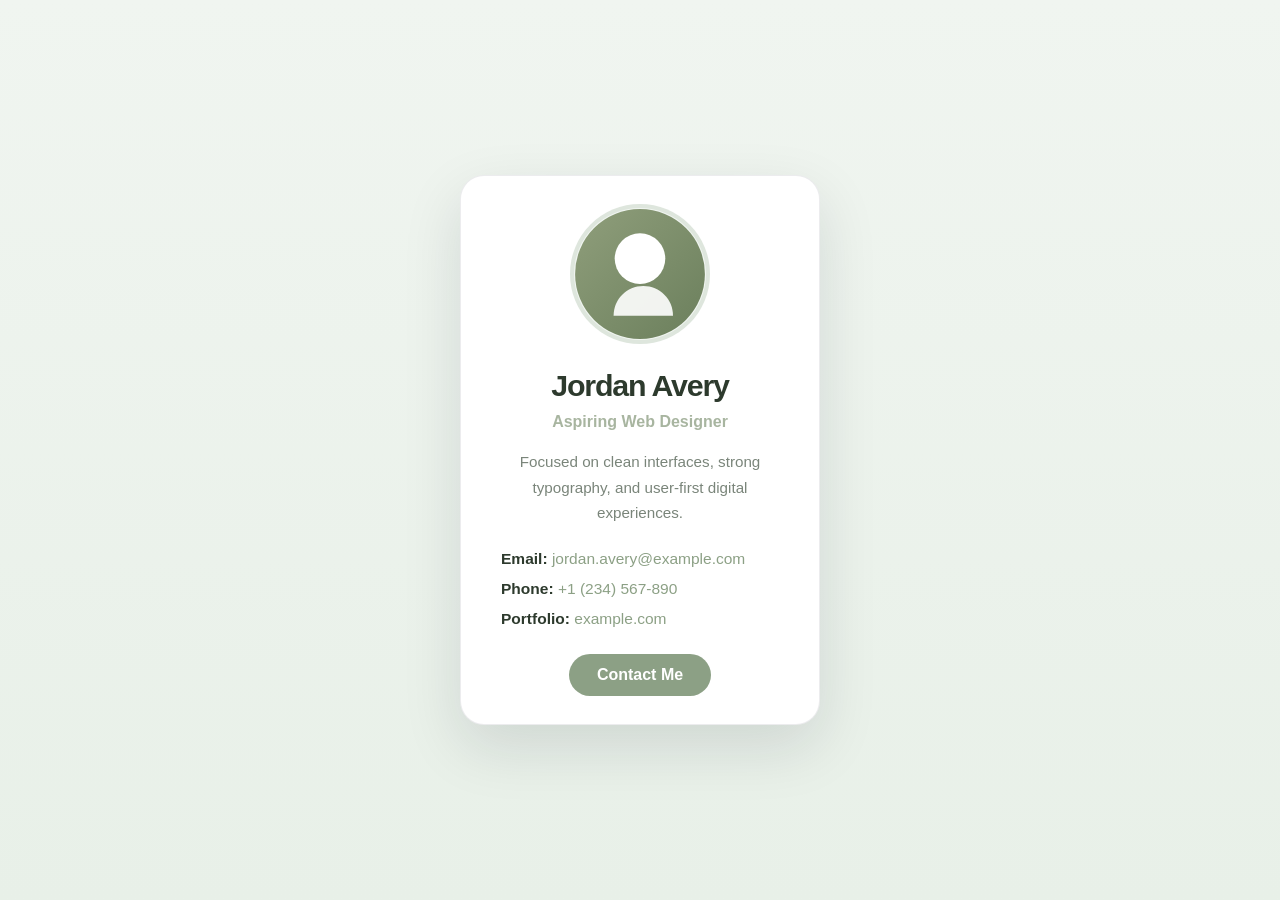
<file: Assignment 3/part 1/index.html>
<!DOCTYPE html>
<html lang="en">
<head>
    <meta charset="utf-8">
    <meta name="viewport" content="width=device-width, initial-scale=1.0">
    <title>Digital Business Card</title>
    <link rel="stylesheet" href="css/styles.css">
</head>
<body>
    <!--
    Name: Jordan Avery
    File: index.html
    Date: 24 April 2026
    A simple digital business card with contact details.
    -->
    <main class="page-shell">
        <section class="business-card">
            <img src="images/avatar.svg" alt="Profile avatar" class="profile-image" />
            <div class="card-content">
                <h1>Jordan Avery</h1>
                <p class="role">Aspiring Web Designer</p>
                <p class="bio">Focused on clean interfaces, strong typography, and user-first digital experiences.</p>
                <div class="contact-list">
                    <p><strong>Email:</strong> <a href="mailto:jordan.avery@example.com">jordan.avery@example.com</a></p>
                    <p><strong>Phone:</strong> <a href="tel:+1234567890">+1 (234) 567-890</a></p>
                    <p><strong>Portfolio:</strong> <a href="https://example.com" target="_blank" rel="noreferrer">example.com</a></p>
                </div>
                <a class="contact-button" href="mailto:jordan.avery@example.com">Contact Me</a>
            </div>
        </section>
    </main>
</body>
</html>
</file>
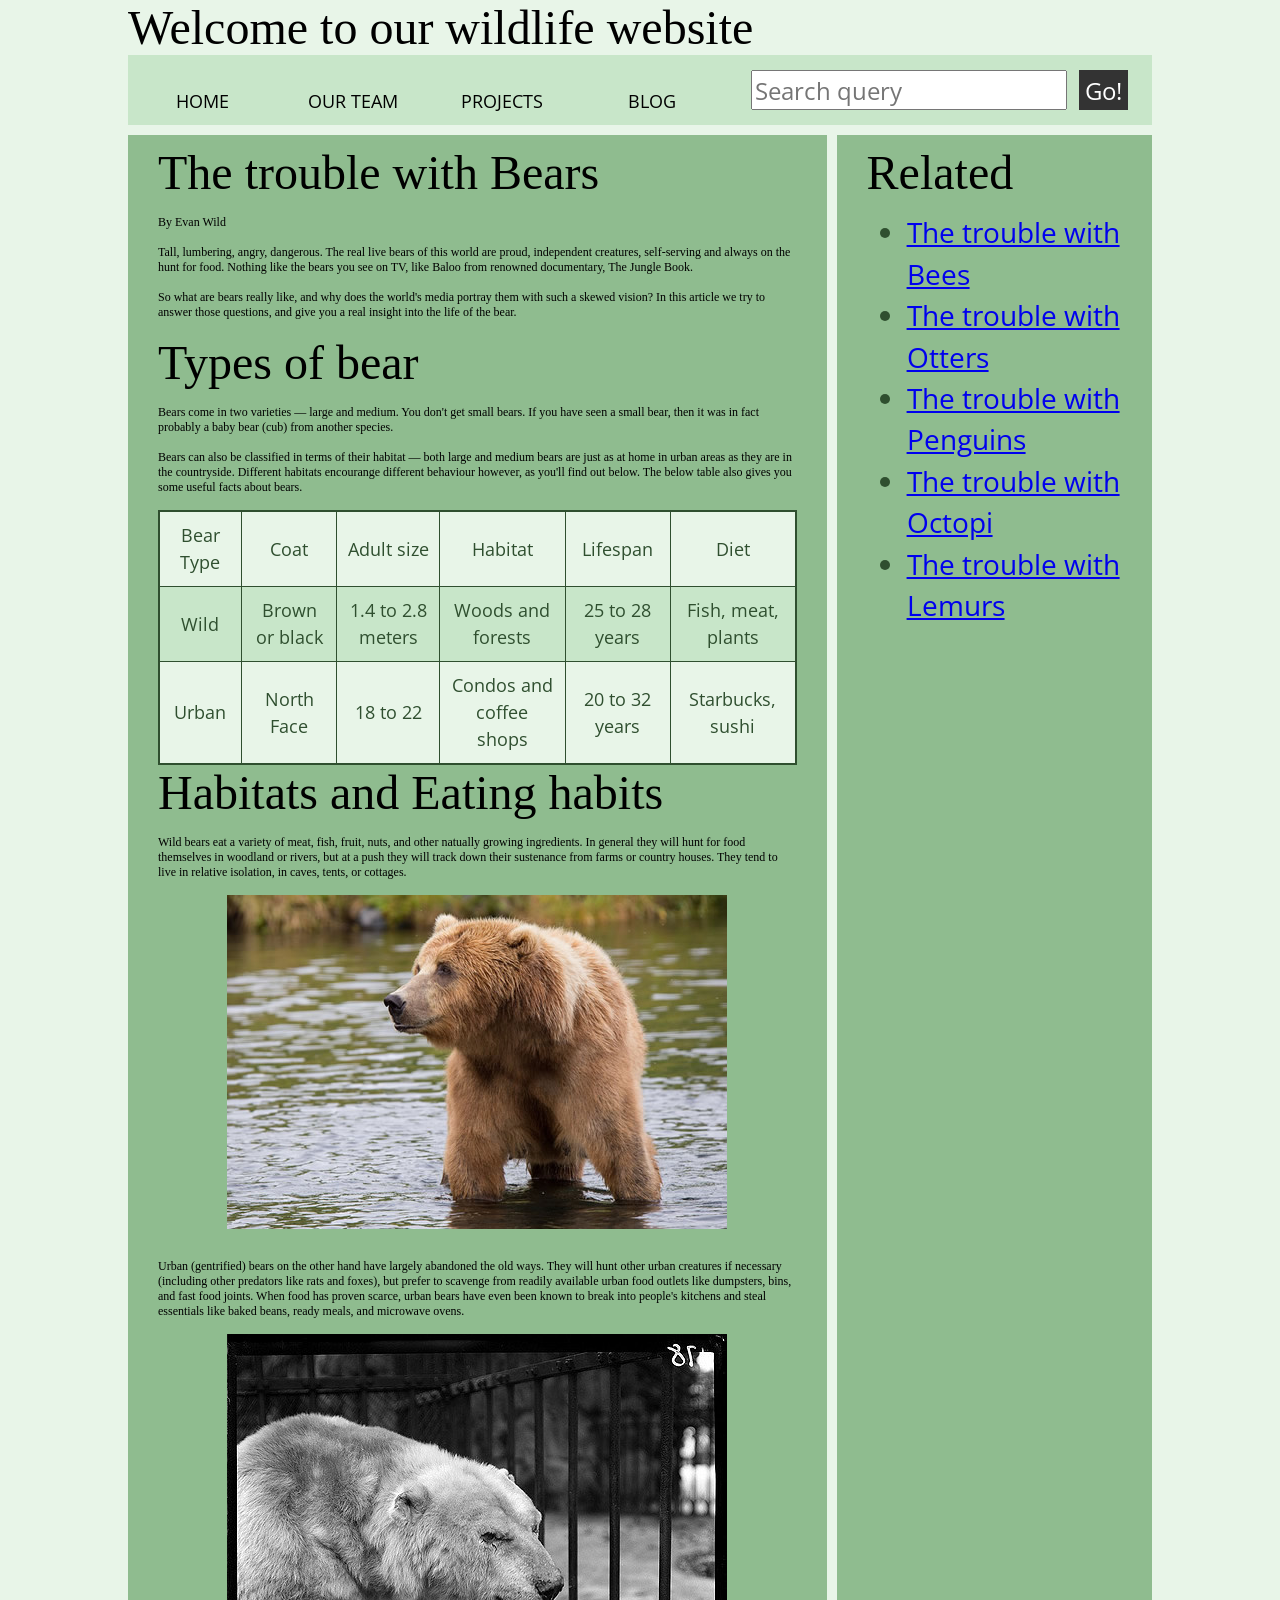
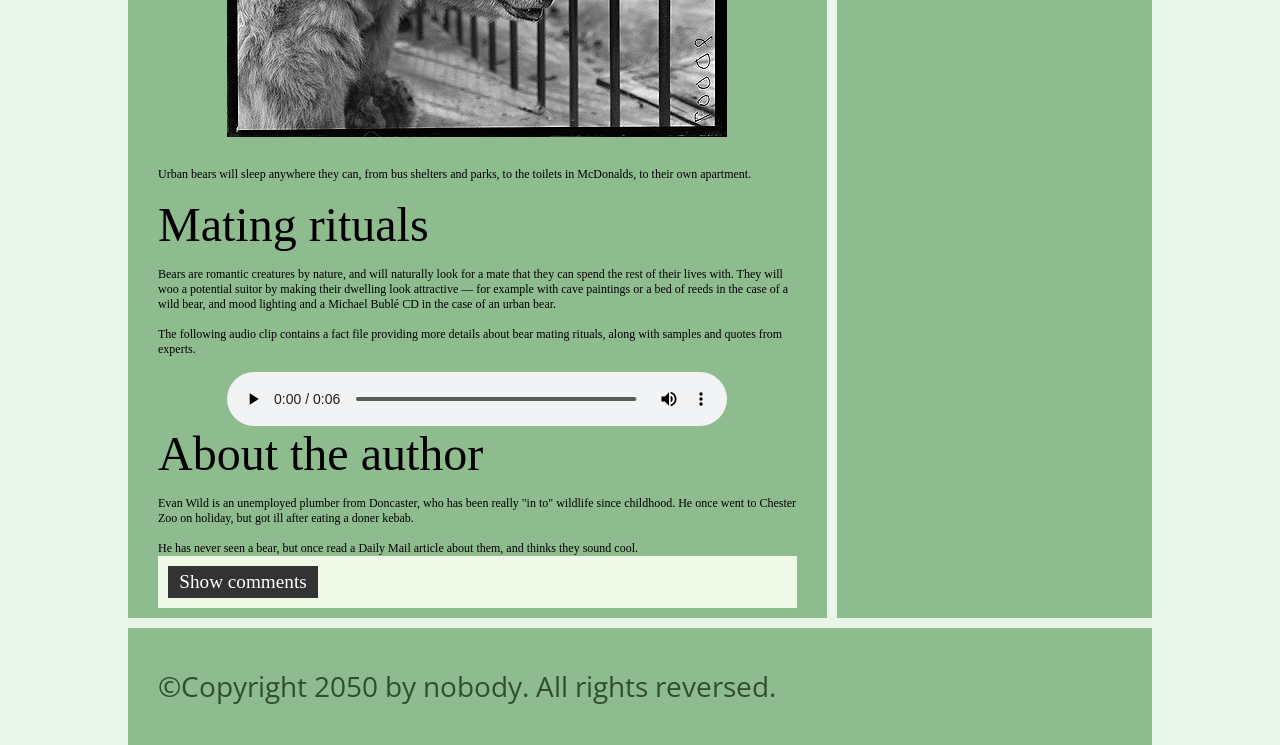
<file: Assignment 5/assessment-files/index.html>
<!--
	Name: Abby C.
	File: index.html
	Edited: 24, april 2026
	Accessibility assessment page for Assignment 5 Part 1 that i updated to look better and me more accessable.
	-->

<!DOCTYPE html>
<html>
  <head>
    <meta charset="utf-8">

    <title>Accessibility assessment</title>
    <link href="https://fonts.googleapis.com/css?family=Open+Sans+Condensed:300|Sonsie+One" rel="stylesheet" type="text/css">
    <link rel="stylesheet" href="style.css">

    <!-- the below three lines are a fix to get HTML5 semantic elements working in old versions of Internet Explorer-->
    <!--[if lt IE 9]>
      <script src="http://html5shiv.googlecode.com/svn/trunk/html5.js"></script>
    <![endif]-->
  </head>

  <body>
    <div class="header">
      <font size="7">Welcome to our wildlife website</font>
    </div>

    <nav>
      <ul>
        <li><a href="#">Home</a></li>
        <li><a href="#">Our team</a></li>
        <li><a href="#">Projects</a></li>
        <li><a href="#">Blog</a></li>
      </ul>

      <form class="search">
        <input type="search" name="q" placeholder="Search query">
        <input type="submit" value="Go!">
      </form>
    </nav>

    <main>
      <article>
        <font size="10">The trouble with Bears</font>
        <br><br>
        By Evan Wild
        <br><br>
        Tall, lumbering, angry, dangerous. The real live bears of this world are proud, independent creatures, self-serving and always on the hunt for food. Nothing like the bears you see on TV, like Baloo from renowned documentary, The Jungle Book.
        <br><br>
        So what are bears really like, and why does the world's media portray them with such a skewed vision? In this article we try to answer those questions, and give you a real insight into the life of the bear.
        <br><br>
        <font size="10">Types of bear</font>
        <br><br>
        Bears come in two varieties — large and medium. You don't get small bears. If you have seen a small bear, then it was in fact probably a baby bear (cub) from another species.
        <br><br>
        Bears can also be classified in terms of their habitat — both large and medium bears are just as at home in urban areas as they are in the countryside. Different habitats encourange different behaviour however, as you'll find out below. The below table also gives you some useful facts about bears.
        <br><br>
        <table>
          <thead>
            <tr>
              <td>Bear Type</td>
              <td>Coat</td>
              <td>Adult size</td>
              <td>Habitat</td>
              <td>Lifespan</td>
              <td>Diet</td>
            </tr>
          </thead>
          <tbody>
            <tr>
              <td>Wild</td>
              <td>Brown or black</td>
              <td>1.4 to 2.8 meters</td>
              <td>Woods and forests</td>
              <td>25 to 28 years</td>
              <td>Fish, meat, plants</td>
            </tr>
            <tr>
              <td>Urban</td>
              <td>North Face</td>
              <td>18 to 22</td>
              <td>Condos and coffee shops</td>
              <td>20 to 32 years</td>
              <td>Starbucks, sushi</td>
            </tr>
          </tbody>
        </table>

        <font size="10">Habitats and Eating habits</font>
        <br><br>
        Wild bears eat a variety of meat, fish, fruit, nuts, and other natually growing ingredients. In general they will hunt for food themselves in woodland or rivers, but at a push they will track down their sustenance from farms or country houses. They tend to live in relative isolation, in caves, tents, or cottages.
        <br><br>
        <img src="media/wild-bear.jpg">
        <br><br>
        Urban (gentrified) bears on the other hand have largely abandoned the old ways. They will hunt other urban creatures if necessary (including other predators like rats and foxes), but prefer to scavenge from readily available urban food outlets like dumpsters, bins, and fast food joints. When food has proven scarce, urban bears have even been known to break into people's kitchens and steal essentials like baked beans, ready meals, and microwave ovens.
        <br><br>
        <img src="media/urban-bear.jpg">
        <br><br>
        Urban bears will sleep anywhere they can, from bus shelters and parks, to the toilets in McDonalds, to their own apartment.
        <br><br>
        <font size="10">Mating rituals</font>
        <br><br>
        Bears are romantic creatures by nature, and will naturally look for a mate that they can spend the rest of their lives with. They will woo a potential suitor by making their dwelling look attractive — for example with cave paintings or a bed of reeds in the case of a wild bear, and mood lighting and a Michael Bublé CD in the case of an urban bear.
        <br><br>
        The following audio clip contains a fact file providing more details about bear mating rituals, along with samples and quotes from experts.
        <br><br>
        <audio controls>
          <source src="media/bear.mp3" type="audio/mp3">
          <source src="media/bear.ogg" type="audio/ogg">
          <p>It looks like your browser doesn't support HTML5 audio players.</p>
        </audio>

        <aside>

          <font size="10">About the author</font>
        <br><br>
          Evan Wild is an unemployed plumber from Doncaster, who has been really "in to" wildlife since childhood. He once went to Chester Zoo on holiday, but got ill after eating a doner kebab.
        <br><br>
          He has never seen a bear, but once read a Daily Mail article about them, and thinks they sound cool.

        </aside>
        <section class="comments">
          <div class="show-hide">Show comments</div>

          <div class="comment-wrapper">

            <font size="10">Add comment</font>

            <form class="comment-form">
              <div class="flex-pair">
                Your name:
                <input type="text" name="name" id="name" placeholder="Enter your name">
              </div>
              <div class="flex-pair">
                Your comment:
                <input type="text" name="comment" id="comment" placeholder="Enter your comment">
              </div>
              <div>
                <input type="submit" value="Submit comment">
              </div>
            </form>

            <font size="10">Comments</font>

            <ul class="comment-container">

              <li>

                <p>Bob Fossil</p>

                <p>Oh I am so glad you taught me all about the big brown angry guys in the woods. With their sniffing little noses and their bad attitudes, they can sure be a menace — I was thinking of putting them all in a truck and driving them outta here. I run a zoo, you know.</p>

              </li>

            </ul>

          </div>
        </section>
      </article>

      <div class="secondary">
        <font size="10">Related</font>

        <ul>
          <li><a href="#">The trouble with Bees</a></li>
          <li><a href="#">The trouble with Otters</a></li>
          <li><a href="#">The trouble with Penguins</a></li>
          <li><a href="#">The trouble with Octopi</a></li>
          <li><a href="#">The trouble with Lemurs</a></li>
        </ul>
      </div>
    </main>

    <footer>
      <p>©Copyright 2050 by nobody. All rights reversed.</p>
    </footer>

    <script src="main.js"></script>

  </body>
</html>
</file>
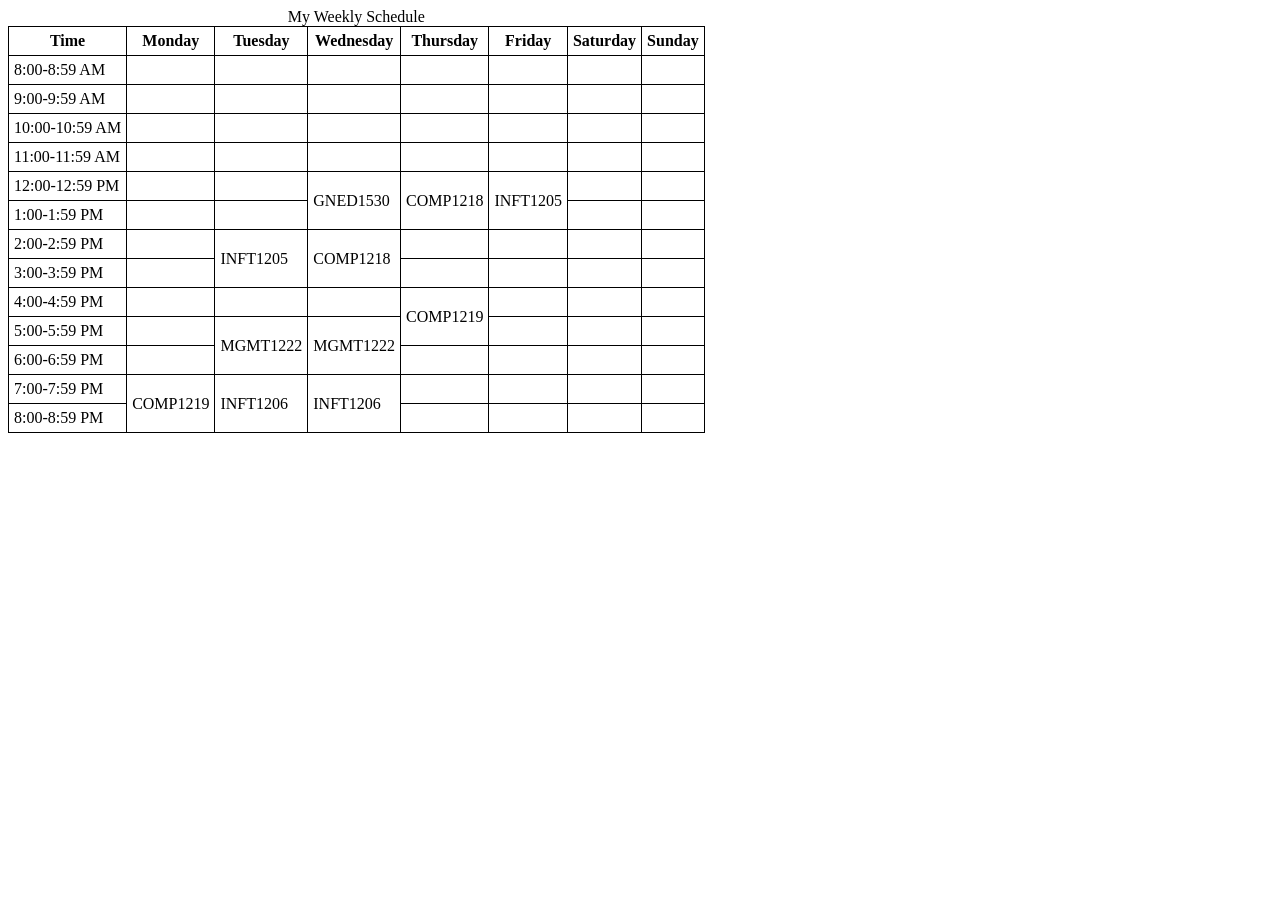
<file: Assignment 2/assignment 2 part 2.html>
<!--
	Name: Abby C
	File: assignment 2 part 2.html
	Date: 06-02-2026
	Our second assignment, a time table of a weekly schedule.
	-->
<!DOCTYPE html>
<html>
<head>
    <meta charset="UTF-8">
    <title>Weekly Schedule</title>
    <style>
        table, th, td {
            border: 1px solid black;
            border-collapse: collapse;
            padding: 5px;
        }
    </style>
</head>
<body>
    <table>
        <caption>My Weekly Schedule</caption>
        <thead>
            <!-- Row for Days -->
            <tr>
                <th>Time</th>
                <th>Monday</th>
                <th>Tuesday</th>
                <th>Wednesday</th>
                <th>Thursday</th>
                <th>Friday</th>
                <th>Saturday</th>
                <th>Sunday</th>
            </tr>
        </thead>
        <tbody>
            <!-- Time slots 8am - 9pm -->
            <tr>
                <td>8:00-8:59 AM</td>
                <td> </td>
                <td> </td>
                <td> </td>
                <td> </td>
                <td> </td>
                <td> </td>
                <td> </td>
            </tr>
            <tr>
                <td>9:00-9:59 AM</td>
                <td> </td>
                <td> </td>
                <td> </td>
                <td> </td>
                <td> </td>
                <td> </td>
                <td> </td>
            </tr>
            <tr>
                <td>10:00-10:59 AM</td>
                <td> </td>
                <td> </td>
                <td> </td>
                <td> </td>
                <td> </td>
                <td> </td>
                <td> </td>
            </tr>
            <tr>
                <td>11:00-11:59 AM</td>
                <td> </td>
                <td> </td>
                <td> </td>
                <td> </td>
                <td> </td>
                <td> </td>
                <td> </td>
            </tr>
            <tr>
                <td>12:00-12:59 PM</td>
                <td> </td>   
                <td> </td>
                <td rowspan='2'>GNED1530</td>
                <td rowspan="2">COMP1218</td>
                <td rowspan="2">INFT1205</td>
                <td> </td>
                <td> </td>
            </tr>
            <tr>
                <td>1:00-1:59 PM</td>
                <td> </td>
                <td> </td>
                <!--this is from time above-->
                <!--this is from time above-->
                <!--this is from time above-->
                <td> </td>
                <td> </td>
            </tr>
            <tr>
                <td>2:00-2:59 PM</td>
                <td> </td>
                <td rowspan='2'>INFT1205</td>
                <td rowspan="2">COMP1218</td>
                <td> </td>
                <td> </td>
                <td> </td>
                <td> </td>
            </tr>
            <tr>
                <td>3:00-3:59 PM</td>
                <td> </td>
                <!--this is from time above-->
                <!--this is from time above-->
                <td> </td>
                <td> </td>
                <td> </td>
                <td> </td>
            </tr>
            <tr>
                <td>4:00-4:59 PM</td>
                <td> </td>
                <td> </td>
                <td> </td>
                <td rowspan="2">COMP1219</td>
                <td> </td>
                <td> </td>
                <td> </td>
            </tr>
            <tr>
                <td>5:00-5:59 PM</td>
                <td> </td>
                <td rowspan="2">MGMT1222</td>
                <td rowspan="2">MGMT1222</td>
                <!--this is from time above-->
                <td> </td>
                <td> </td>
                <td> </td>
            </tr>
            <tr>
                <td>6:00-6:59 PM</td>
                <td> </td>
                <!--this is from time above-->
                <!--this is from time above-->
                <td> </td>
                <td> </td>
                <td> </td>
                <td> </td>
            </tr>
            <tr>
                <td>7:00-7:59 PM</td>
                <td rowspan="2">COMP1219</td>
                <td rowspan="2">INFT1206</td>
                <td rowspan="2">INFT1206</td>
                <td> </td>
                <td> </td>
                <td> </td>
                <td> </td>
            </tr>
            <tr>
                <td>8:00-8:59 PM</td>
                <!--this is from time above-->
                <!--this is from time above-->
                <!--this is from time above-->
                <td> </td>
                <td> </td>
                <td> </td>
                <td> </td>
            </tr>
        </tbody>
    </table>
</body>
</html>
</file>
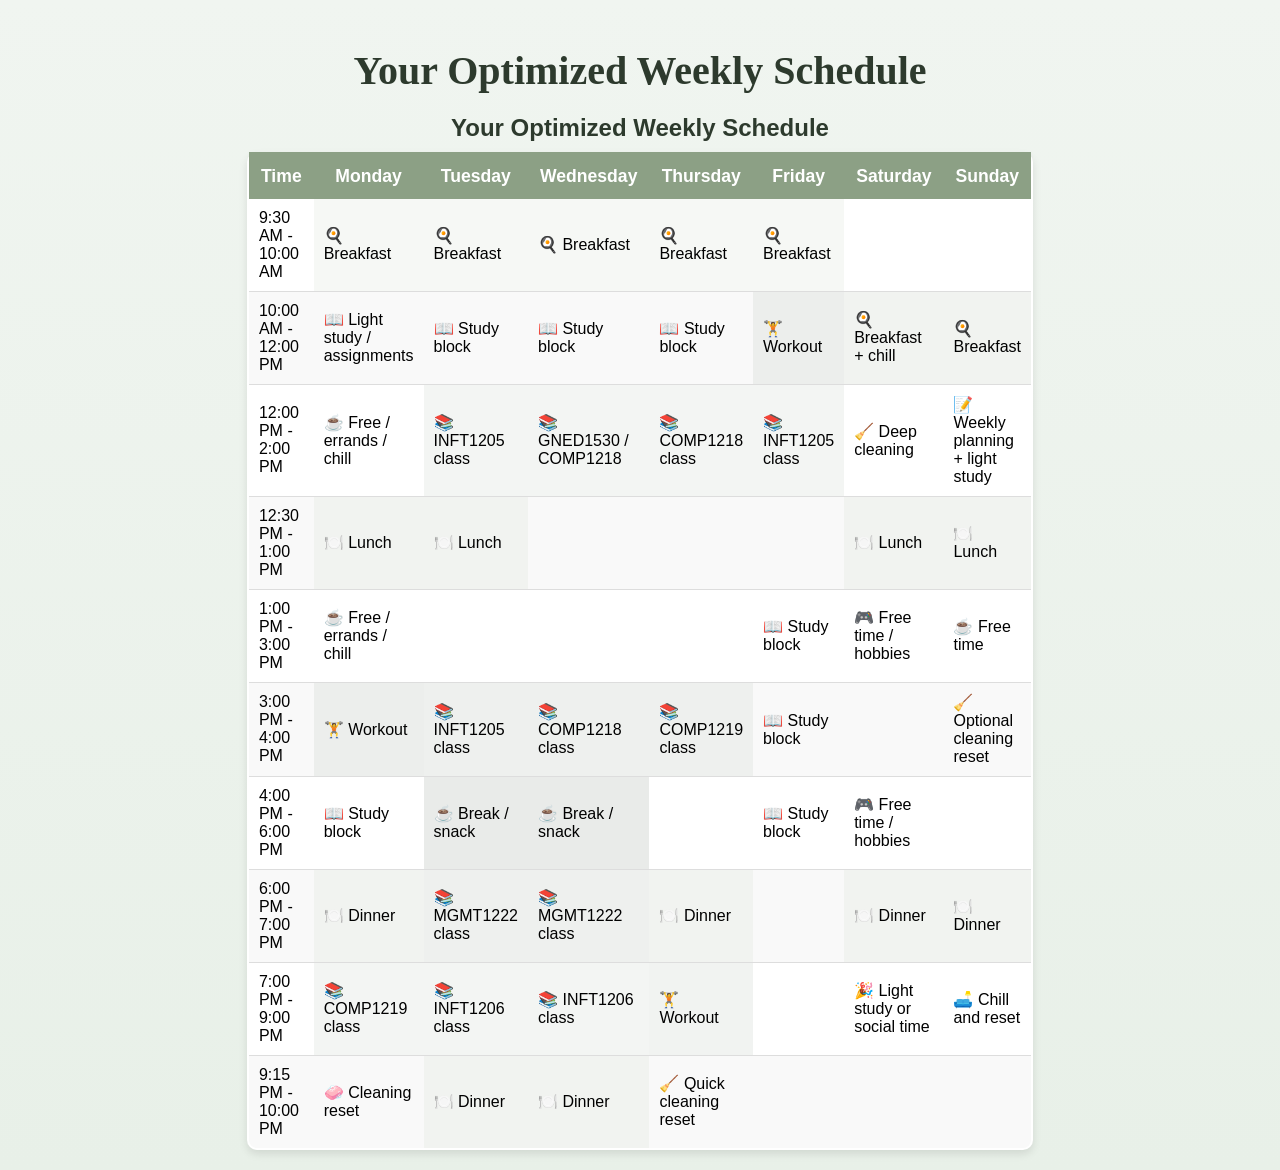
<file: Assignment 3/assignment 3 part 2 HTML.html>
<!--
	Name: Abby C.
	File: assignment 3 part 2 HTML.html
	Date: 27 February 2026
	A schedule table showing a student's daily schedule.
	-->

<!DOCTYPE html>
<html lang="en">
<head>
    <meta charset="utf-8">
    <meta name="viewport" content="width=device-width, initial-scale=1.0">
    <title>Student Schedule</title>
    <link rel="stylesheet" href="part 2/css/styles.css">
</head>
<body>
    <h1>Your Optimized Weekly Schedule</h1>
    <table>
        <caption>Your Optimized Weekly Schedule</caption>
        <thead>
            <tr>
                <th>Time</th>
                <th>Monday</th>
                <th>Tuesday</th>
                <th>Wednesday</th>
                <th>Thursday</th>
                <th>Friday</th>
                <th>Saturday</th>
                <th>Sunday</th>
            </tr>
        </thead>
        <tbody>
            <tr>
                <td>9:30 AM - 10:00 AM</td>
                <td class="meal">🍳 Breakfast</td>
                <td class="meal">🍳 Breakfast</td>
                <td class="meal">🍳 Breakfast</td>
                <td class="meal">🍳 Breakfast</td>
                <td class="meal">🍳 Breakfast</td>
                <td></td>
                <td></td>
            </tr>
            <tr>
                <td>10:00 AM - 12:00 PM</td>
                <td class="study">📖 Light study / assignments</td>
                <td class="study">📖 Study block</td>
                <td class="study">📖 Study block</td>
                <td class="study">📖 Study block</td>
                <td class="workout">🏋️ Workout</td>
                <td class="meal">🍳 Breakfast + chill</td>
                <td class="meal">🍳 Breakfast</td>
            </tr>
            <tr>
                <td>12:00 PM - 2:00 PM</td>
                <td class="free">☕ Free / errands / chill</td>
                <td class="class">📚 INFT1205 class</td>
                <td class="class">📚 GNED1530 / COMP1218</td>
                <td class="class">📚 COMP1218 class</td>
                <td class="class">📚 INFT1205 class</td>
                <td class="cleaning">🧹 Deep cleaning</td>
                <td class="study">📝 Weekly planning + light study</td>
            </tr>
            <tr>
                <td>12:30 PM - 1:00 PM</td>
                <td class="meal">🍽️ Lunch</td>
                <td class="meal">🍽️ Lunch</td>
                <td></td>
                <td></td>
                <td></td>
                <td class="meal">🍽️ Lunch</td>
                <td class="meal">🍽️ Lunch</td>
            </tr>
            <tr>
                <td>1:00 PM - 3:00 PM</td>
                <td class="free">☕ Free / errands / chill</td>
                <td></td>
                <td></td>
                <td></td>
                <td class="study">📖 Study block</td>
                <td class="free">🎮 Free time / hobbies</td>
                <td class="free">☕ Free time</td>
            </tr>
            <tr>
                <td>3:00 PM - 4:00 PM</td>
                <td class="workout">🏋️ Workout</td>
                <td class="class">📚 INFT1205 class</td>
                <td class="class">📚 COMP1218 class</td>
                <td class="class">📚 COMP1219 class</td>
                <td class="study">📖 Study block</td>
                <td></td>
                <td class="cleaning">🧹 Optional cleaning reset</td>
            </tr>
            <tr>
                <td>4:00 PM - 6:00 PM</td>
                <td class="study">📖 Study block</td>
                <td class="break">☕ Break / snack</td>
                <td class="break">☕ Break / snack</td>
                <td></td>
                <td class="study">📖 Study block</td>
                <td class="free">🎮 Free time / hobbies</td>
                <td></td>
            </tr>
            <tr>
                <td>6:00 PM - 7:00 PM</td>
                <td class="meal">🍽️ Dinner</td>
                <td class="class">📚 MGMT1222 class</td>
                <td class="class">📚 MGMT1222 class</td>
                <td class="meal">🍽️ Dinner</td>
                <td></td>
                <td class="meal">🍽️ Dinner</td>
                <td class="meal">🍽️ Dinner</td>
            </tr>
            <tr>
                <td>7:00 PM - 9:00 PM</td>
                <td class="class">📚 COMP1219 class</td>
                <td class="class">📚 INFT1206 class</td>
                <td class="class">📚 INFT1206 class</td>
                <td class="workout">🏋️ Workout</td>
                <td></td>
                <td class="free">🎉 Light study or social time</td>
                <td class="free">🛋️ Chill and reset</td>
            </tr>
            <tr>
                <td>9:15 PM - 10:00 PM</td>
                <td class="cleaning">🧼 Cleaning reset</td>
                <td class="meal">🍽️ Dinner</td>
                <td class="meal">🍽️ Dinner</td>
                <td class="cleaning">🧹 Quick cleaning reset</td>
                <td></td>
                <td></td>
                <td></td>
            </tr>
        </tbody>
    </table>
</body>
</html>
</file>
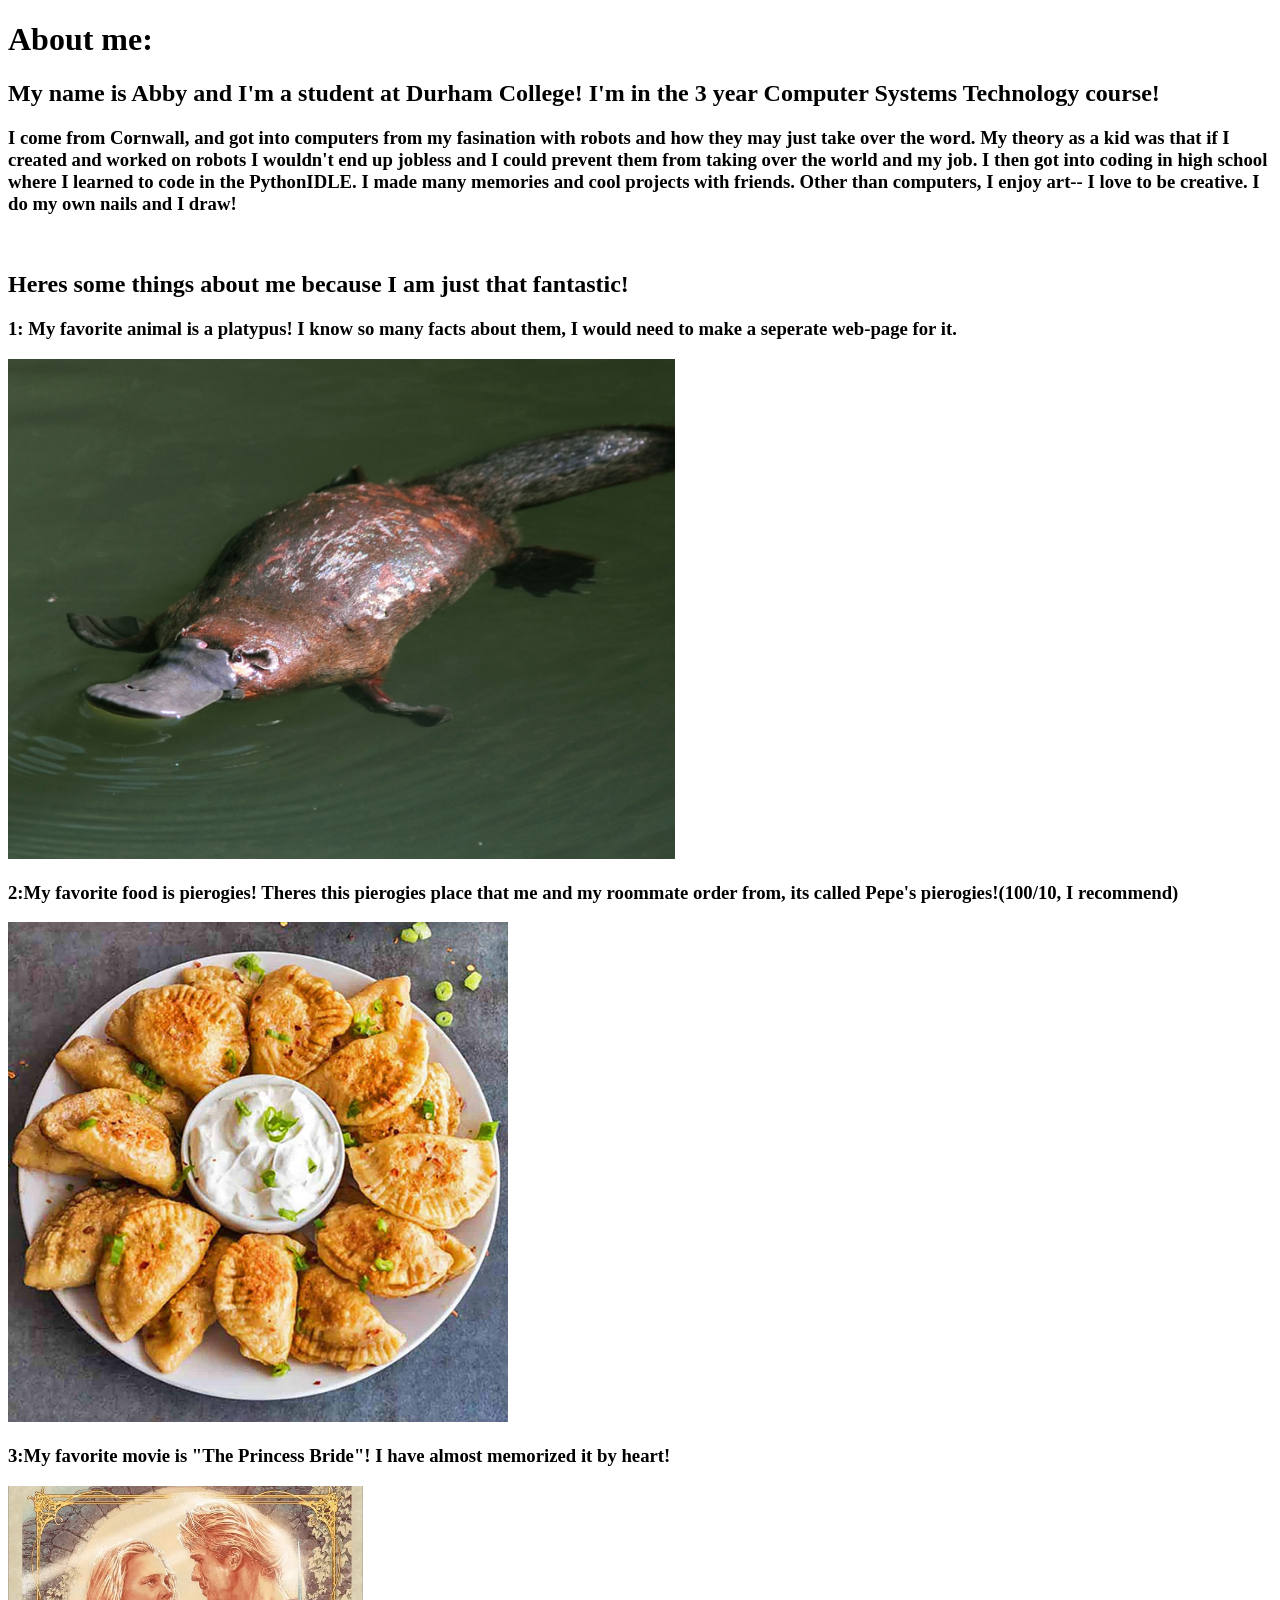
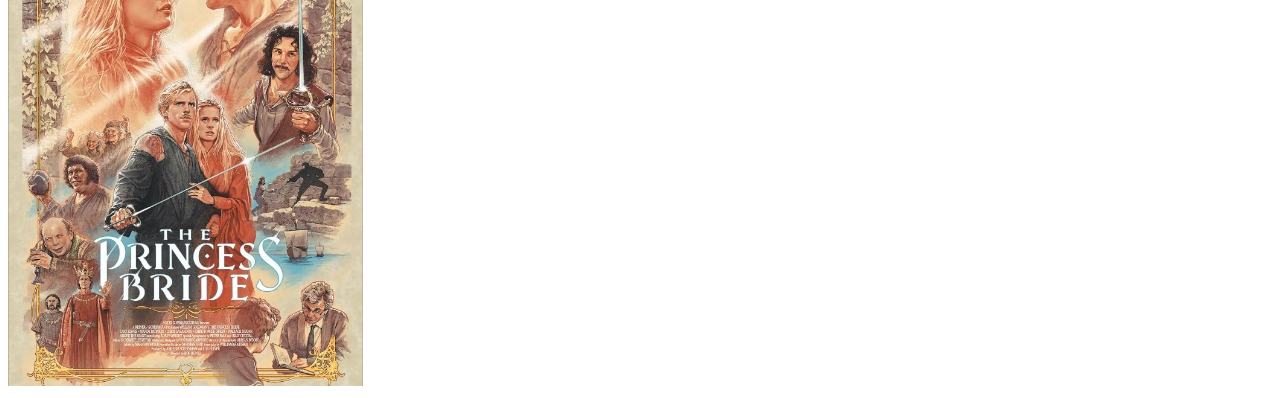
<file: week 1 assignments/HTMLintro.html>
<!DOCTYPE html>
<html>
    <head>
        <title>A bit about Abby!</title>
        <meta http-equiv="Content Type" content="text/html; charset=utf-8">
    </head>
    <body>
        <h1>About me:</h1>
        <h2>My name is Abby and I'm a student at Durham College! I'm in the 3 year Computer Systems Technology course!</h2>
        <h3>I come from Cornwall, and got into computers from my fasination with robots and how they may just take over the word.
            My theory as a kid was that if I created and worked on robots I wouldn't end up jobless and I could prevent them from taking over the world and my job. 
            I then got into coding in high school where I learned to code in the PythonIDLE. I made many memories and cool projects with friends.
            Other than computers, I enjoy art-- I love to be creative. I do my own nails and I draw!</h3>
        <br/>
        <h2>Heres some things about me because I am just that fantastic!</h2>
        <h3>1: My favorite animal is a platypus! I know so many facts about them, I would need to make a seperate web-page for it.</h3>
        <a href="https://animalia-life.club/qa/pictures/platypus-appearance">
        <img src="platypus-swimming-closeup_4x3.avif" alt="There is suposed to be an image of a platypus here. They are my favorite animal!"height="500"/>
        </a>
        <h3>2:My favorite food is pierogies! Theres this pierogies place that me and my roommate order from, its called Pepe's pierogies!(100/10, I recommend)</h3>
        <a href="https://www.ubereats.com/ca/store/pepes-perogies-simcoe-st-n/qniE4aUVTc2tJws9Mssj3A?msockid=25d24a607ad062f1069f5ce37b1163fb">
        <img src="perogies.jpg" alt="There is suposed to be an image of perogies here."height="500"/>
        </a>
        <h3>3:My favorite movie is "The Princess Bride"! I have almost memorized it by heart!</h3>
        <a href="https://www.youtube.com/watch?v=ltpgBg-duQE">
        <img src="the princess bride.jpg" alt="There is suposed to be an image of a 'The Princess Bride' poster."height="500"/>
        </a>
        <br/>
        
    </body>
</html>
</file>
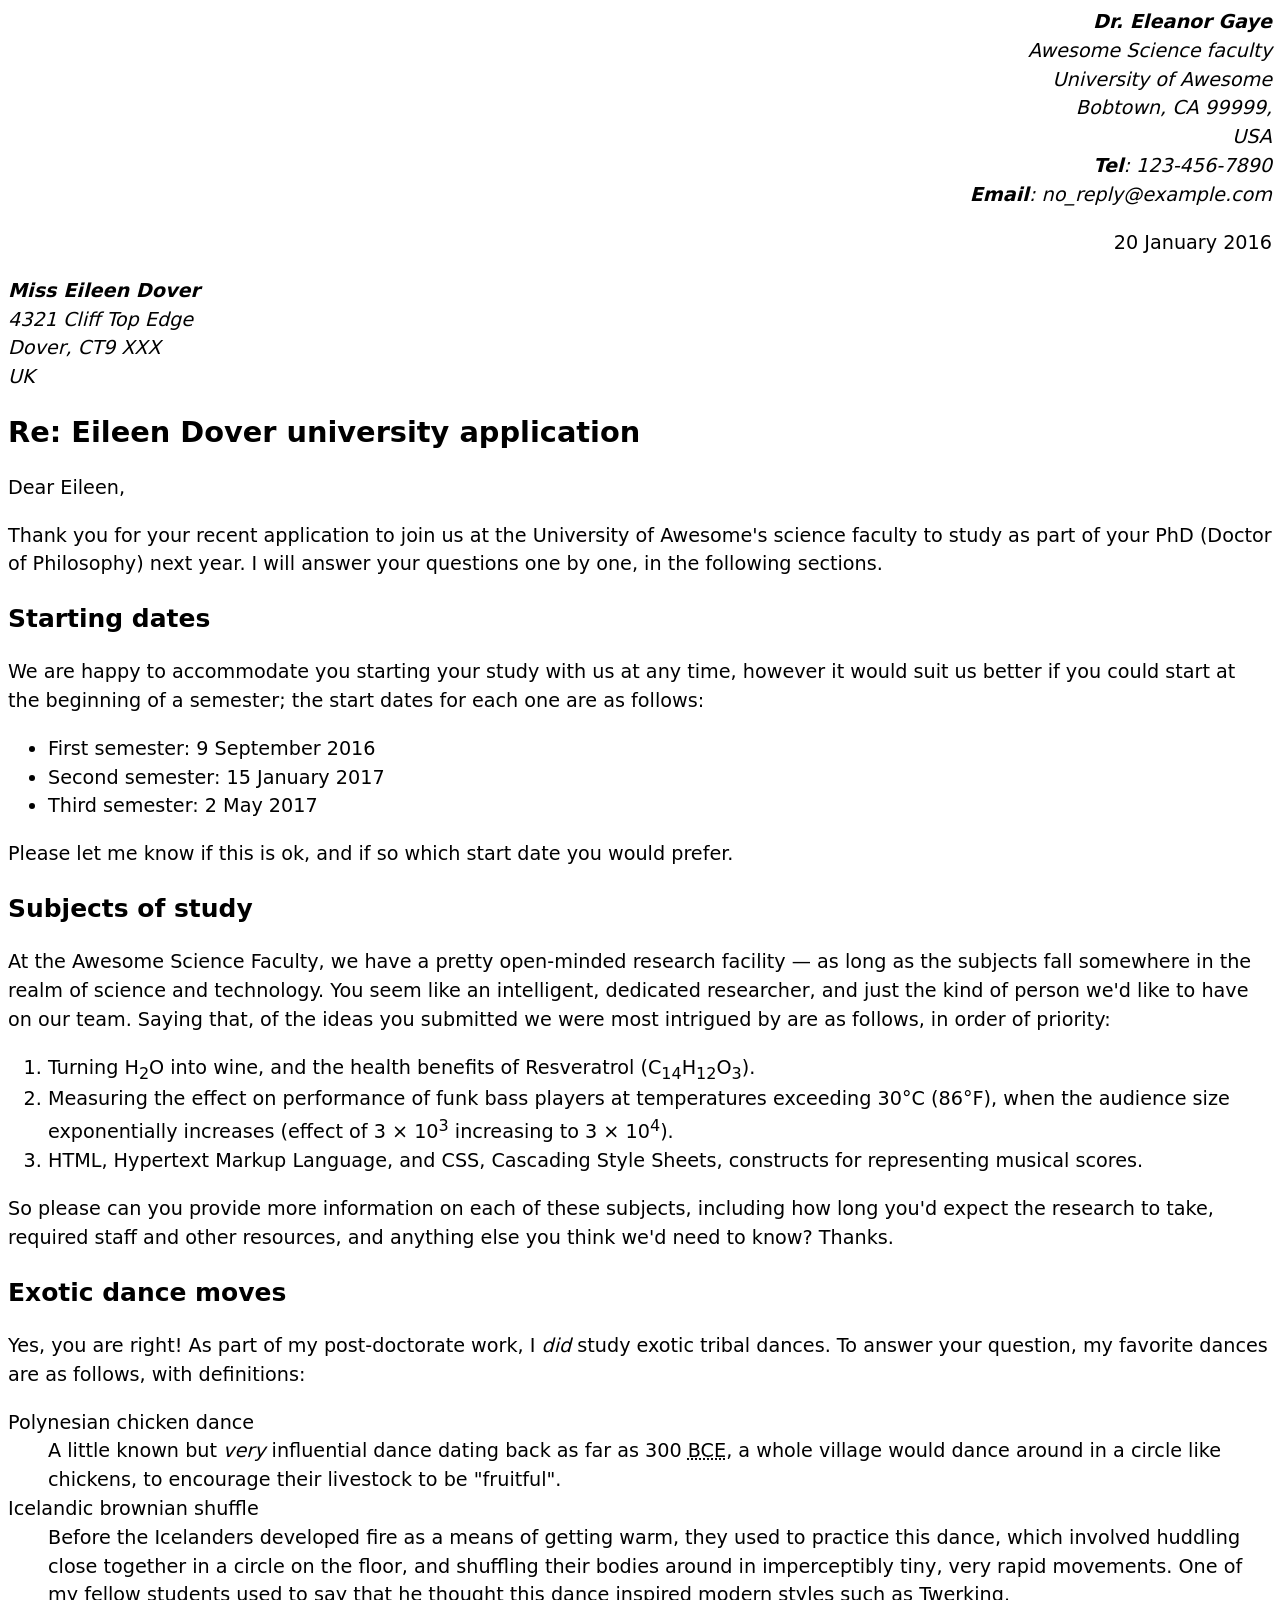
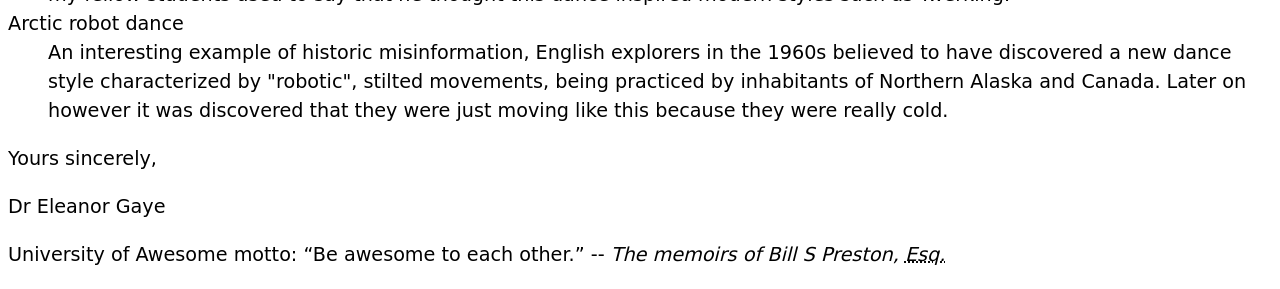
<file: week 1 assignments/letter--assigment 1.html>
<!DOCTYPE html>
<html lang="en-US">
  <head>
    <meta charset="utf-8" />
    <meta name="author" content="Dr. Eleanor Gaye" />
    <title>Awesome science application correspondence</title>
    <style>
      body {
        font: 1.2em / 1.5 system-ui;
      }

      .sender-column {
        text-align: right;
      }

      h1 {
        font-size: 1.5em;
      }

      h2 {
        font-size: 1.3em;
      }
    </style>
  </head>
  <body>
    <address class="sender-column">
      <strong>Dr. Eleanor Gaye</strong><br />
      Awesome Science faculty<br />
      University of Awesome<br />
      Bobtown, CA 99999,<br />
      USA<br />
      <strong>Tel</strong>: 123-456-7890<br />
      <strong>Email</strong>: no_reply@example.com
    </address>

    <p class="sender-column">
      <time datetime="2016-01-20">20 January 2016</time>
    </p>

    <address>
      <strong>Miss Eileen Dover</strong><br />
      4321 Cliff Top Edge<br />
      Dover, CT9 XXX<br />
      UK
    </address>

    <h1>Re: Eileen Dover university application</h1>

    <p>Dear Eileen,</p>

    <p>
      Thank you for your recent application to join us at the University of
      Awesome's science faculty to study as part of your
      <abbr>PhD</abbr> (Doctor of Philosophy) next year. I will answer your
      questions one by one, in the following sections.
    </p>

    <h2>Starting dates</h2>

    <p>
      We are happy to accommodate you starting your study with us at any time,
      however it would suit us better if you could start at the beginning of a
      semester; the start dates for each one are as follows:
    </p>

    <ul>
      <li>
        First semester: <time datetime="2016-09-09">9 September 2016</time>
      </li>
      <li>
        Second semester: <time datetime="2017-01-15">15 January 2017</time>
      </li>
      <li>Third semester: <time datetime="2017-05-02">2 May 2017</time></li>
    </ul>

    <p>
      Please let me know if this is ok, and if so which start date you would
      prefer.
    </p>

    <h2>Subjects of study</h2>

    <p>
      At the Awesome Science Faculty, we have a pretty open-minded research
      facility — as long as the subjects fall somewhere in the realm of science
      and technology. You seem like an intelligent, dedicated researcher, and
      just the kind of person we'd like to have on our team. Saying that, of the
      ideas you submitted we were most intrigued by are as follows, in order of
      priority:
    </p>

    <ol>
      <li>
        Turning H<sub>2</sub>O into wine, and the health benefits of Resveratrol
        (C<sub>14</sub>H<sub>12</sub>O<sub>3</sub>).
      </li>
      <li>
        Measuring the effect on performance of funk bass players at temperatures
        exceeding 30°C (86°F), when the audience size exponentially increases
        (effect of 3 × 10<sup>3</sup> increasing to 3 × 10<sup>4</sup>).
      </li>
      <li>
        <abbr>HTML</abbr>, Hypertext Markup Language, and <abbr>CSS</abbr>,
        Cascading Style Sheets, constructs for representing musical scores.
      </li>
    </ol>

    <p>
      So please can you provide more information on each of these subjects,
      including how long you'd expect the research to take, required staff and
      other resources, and anything else you think we'd need to know? Thanks.
    </p>

    <h2>Exotic dance moves</h2>

    <p>
      Yes, you are right! As part of my post-doctorate work, I
      <em>did</em> study exotic tribal dances. To answer your question, my
      favorite dances are as follows, with definitions:
    </p>

    <dl>
      <dt>Polynesian chicken dance</dt>
      <dd>
        A little known but <em>very</em> influential dance dating back as far as
        300 <abbr title="Before Common Era">BCE</abbr>, a whole village would
        dance around in a circle like chickens, to encourage their livestock to
        be "fruitful".
      </dd>
      <dt>Icelandic brownian shuffle</dt>
      <dd>
        Before the Icelanders developed fire as a means of getting warm, they
        used to practice this dance, which involved huddling close together in a
        circle on the floor, and shuffling their bodies around in imperceptibly
        tiny, very rapid movements. One of my fellow students used to say that
        he thought this dance inspired modern styles such as Twerking.
      </dd>
      <dt>Arctic robot dance</dt>
      <dd>
        An interesting example of historic misinformation, English explorers in
        the 1960s believed to have discovered a new dance style characterized by
        "robotic", stilted movements, being practiced by inhabitants of Northern
        Alaska and Canada. Later on however it was discovered that they were
        just moving like this because they were really cold.
      </dd>
    </dl>

    <p>Yours sincerely,</p>

    <p>Dr Eleanor Gaye</p>

    <p>
      University of Awesome motto: <q>Be awesome to each other.</q> --
      <cite
        >The memoirs of Bill S Preston, <abbr title="Esquire">Esq.</abbr></cite
      >
    </p>
  </body>
</html>
</file>
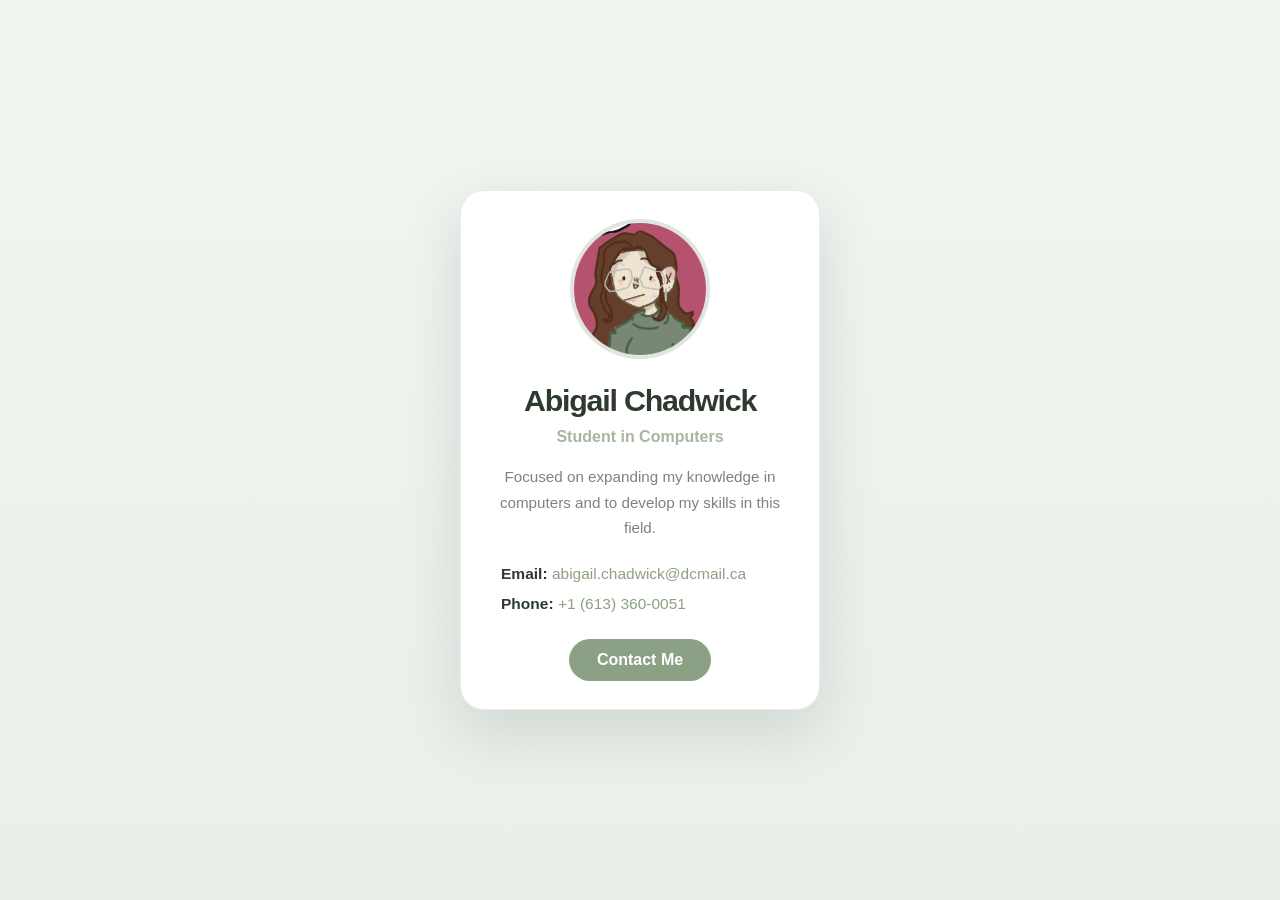
<file: Assignment 3/part 1/assignment 3 part 1 HTML.html>
<!--
	Name: Abby C.
	File: assignment 3 part 1 HTML.html
	Date: 27 February 2026
	A simple digital business card with contact details.
	-->

<!DOCTYPE html>
<html lang="en">
<head>
    <meta charset="utf-8">
    <meta name="viewport" content="width=device-width, initial-scale=1.0">
    <title>Digital Business Card</title>
    <link rel="stylesheet" href="css/styles.css">
</head>
<body>
    <main class="page-shell">
        <section class="business-card">
            <img src="pfp IMG .JPG" alt="Profile avatar" class="profile-image">
            <div class="card-content">
                <h1>Abigail Chadwick</h1>
                <p class="role">Student in Computers</p>
                <p class="bio">Focused on expanding my knowledge in computers and to develop my skills in this field.</p>
                <div class="contact-list">
                    <p><strong>Email:</strong> <a href="mailto:abigail.chadwick@dcmail.ca">abigail.chadwick@dcmail.ca</a></p>
                    <p><strong>Phone:</strong> <a href="tel:+6133600051">+1 (613) 360-0051</a></p>
                </div>
                <a class="contact-button" href="mailto:abigail.chadwick@dcmail.ca">Contact Me</a>
            </div>
        </section>
    </main>
</body>
</html>
</file>
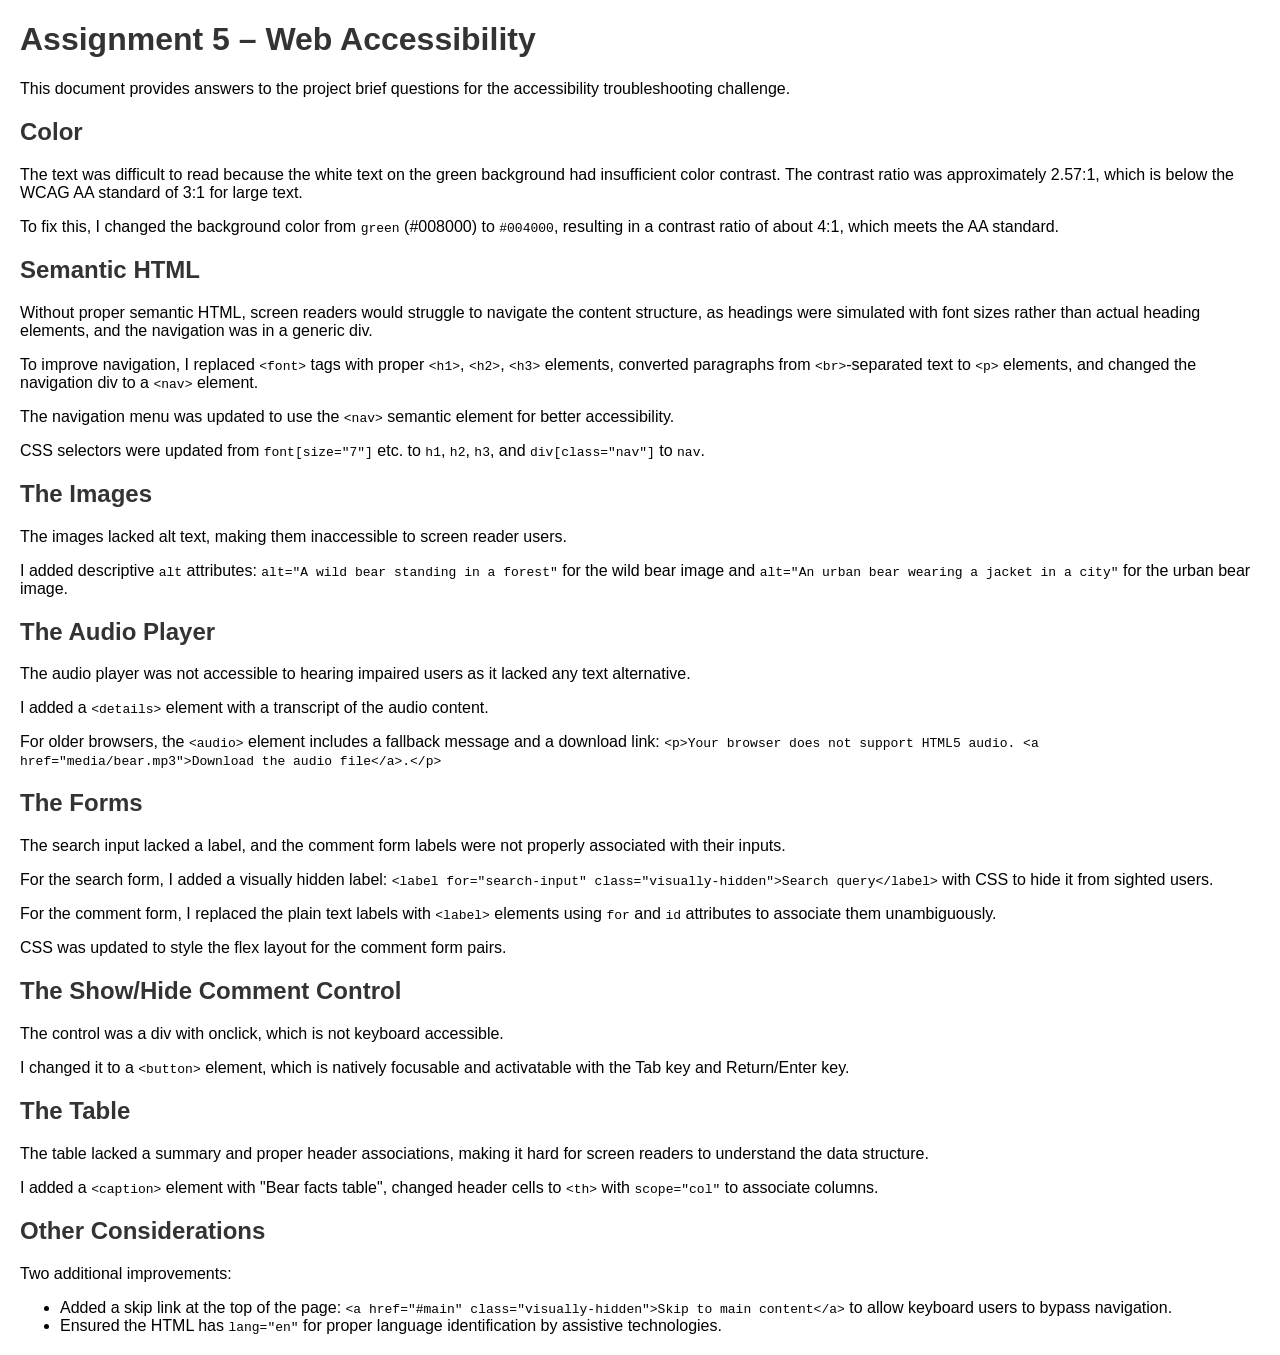
<file: Assignment 5/part 1/Assignment 5.html>
<!--
Name: Abby C.
File: Assignment 5.html
Date: 24 April 2026
Assignment 5 Part 1: Accessibility fixes and answers to project brief questions.
-->

<!DOCTYPE html>
<html lang="en">
<head>
    <meta charset="utf-8">

    <title>Assignment 5 - Web Accessibility Answers</title>
    <style>
        body { font-family: Arial, sans-serif; margin: 20px; }
        h1, h2 { color: #333; }
        section { margin-bottom: 20px; }
    </style>
</head>
<body>
    <h1>Assignment 5 – Web Accessibility</h1>
    <p>This document provides answers to the project brief questions for the accessibility troubleshooting challenge.</p>

    <section id="color">
        <h2>Color</h2>
        <p>The text was difficult to read because the white text on the green background had insufficient color contrast. The contrast ratio was approximately 2.57:1, which is below the WCAG AA standard of 3:1 for large text.</p>
        <p>To fix this, I changed the background color from <code>green</code> (#008000) to <code>#004000</code>, resulting in a contrast ratio of about 4:1, which meets the AA standard.</p>
    </section>

    <section id="semantic-html">
        <h2>Semantic HTML</h2>
        <p>Without proper semantic HTML, screen readers would struggle to navigate the content structure, as headings were simulated with font sizes rather than actual heading elements, and the navigation was in a generic div.</p>
        <p>To improve navigation, I replaced <code>&lt;font&gt;</code> tags with proper <code>&lt;h1&gt;</code>, <code>&lt;h2&gt;</code>, <code>&lt;h3&gt;</code> elements, converted paragraphs from <code>&lt;br&gt;</code>-separated text to <code>&lt;p&gt;</code> elements, and changed the navigation div to a <code>&lt;nav&gt;</code> element.</p>
        <p>The navigation menu was updated to use the <code>&lt;nav&gt;</code> semantic element for better accessibility.</p>
        <p>CSS selectors were updated from <code>font[size="7"]</code> etc. to <code>h1</code>, <code>h2</code>, <code>h3</code>, and <code>div[class="nav"]</code> to <code>nav</code>.</p>
    </section>

    <section id="images">
        <h2>The Images</h2>
        <p>The images lacked alt text, making them inaccessible to screen reader users.</p>
        <p>I added descriptive <code>alt</code> attributes: <code>alt="A wild bear standing in a forest"</code> for the wild bear image and <code>alt="An urban bear wearing a jacket in a city"</code> for the urban bear image.</p>
    </section>

    <section id="audio-player">
        <h2>The Audio Player</h2>
        <p>The audio player was not accessible to hearing impaired users as it lacked any text alternative.</p>
        <p>I added a <code>&lt;details&gt;</code> element with a transcript of the audio content.</p>
        <p>For older browsers, the <code>&lt;audio&gt;</code> element includes a fallback message and a download link: <code>&lt;p&gt;Your browser does not support HTML5 audio. &lt;a href="media/bear.mp3"&gt;Download the audio file&lt;/a&gt;.&lt;/p&gt;</code></p>
    </section>

    <section id="forms">
        <h2>The Forms</h2>
        <p>The search input lacked a label, and the comment form labels were not properly associated with their inputs.</p>
        <p>For the search form, I added a visually hidden label: <code>&lt;label for="search-input" class="visually-hidden"&gt;Search query&lt;/label&gt;</code> with CSS to hide it from sighted users.</p>
        <p>For the comment form, I replaced the plain text labels with <code>&lt;label&gt;</code> elements using <code>for</code> and <code>id</code> attributes to associate them unambiguously.</p>
        <p>CSS was updated to style the flex layout for the comment form pairs.</p>
    </section>

    <section id="show-hide">
        <h2>The Show/Hide Comment Control</h2>
        <p>The control was a div with onclick, which is not keyboard accessible.</p>
        <p>I changed it to a <code>&lt;button&gt;</code> element, which is natively focusable and activatable with the Tab key and Return/Enter key.</p>
    </section>

    <section id="table">
        <h2>The Table</h2>
        <p>The table lacked a summary and proper header associations, making it hard for screen readers to understand the data structure.</p>
        <p>I added a <code>&lt;caption&gt;</code> element with "Bear facts table", changed header cells to <code>&lt;th&gt;</code> with <code>scope="col"</code> to associate columns.</p>
    </section>

    <section id="other-considerations">
        <h2>Other Considerations</h2>
        <p>Two additional improvements:</p>
        <ul>
            <li>Added a skip link at the top of the page: <code>&lt;a href="#main" class="visually-hidden"&gt;Skip to main content&lt;/a&gt;</code> to allow keyboard users to bypass navigation.</li>
            <li>Ensured the HTML has <code>lang="en"</code> for proper language identification by assistive technologies.</li>
        </ul>
    </section>
</body>
</html>
</file>
<file: Assignment 3/part 1/css/styles.css>
/*
    File: styles.css
    Styles for the digital business card layout.
*/

:root {
    --card-bg: #ffffff;
    --page-bg: linear-gradient(180deg, #f0f5f0 0%, #e8f0e8 100%);
    --primary: #8CA085;
    --secondary: #2D3A2D;
    --accent: #A8B5A0;
    --muted: #7A857A;
}

* {
    box-sizing: border-box;
}

html, body {
    margin: 0;
    min-height: 100%;
}

body {
    font-family: "Segoe UI", Tahoma, Geneva, Verdana, sans-serif;
    background: var(--page-bg);
    color: var(--secondary);
}

.page-shell {
    min-height: 100vh;
    display: flex;
    align-items: center;
    justify-content: center;
    padding: 24px;
}

.business-card {
    width: 360px;
    background: var(--card-bg);
    border-radius: 24px;
    box-shadow: 0 22px 60px rgba(15, 23, 42, 0.12);
    padding: 28px;
    text-align: center;
    transition: transform 0.25s ease, box-shadow 0.25s ease;
    border: 1px solid rgba(15, 23, 42, 0.08);
}

.business-card:hover {
    transform: translateY(-6px);
    box-shadow: 0 28px 72px rgba(15, 23, 42, 0.16);
}

.profile-image {
    width: 140px;
    height: 140px;
    border-radius: 50%;
    object-fit: cover;
    margin: 0 auto 20px;
    border: 4px solid rgba(140, 160, 133, 0.18);
    background: #f0f5f0;
}

.card-content h1 {
    margin: 0;
    font-size: 1.9rem;
    letter-spacing: -0.04em;
}

.role {
    margin: 10px 0 18px;
    font-size: 1rem;
    color: var(--accent);
    font-weight: 600;
}

.bio {
    margin: 0 0 24px;
    line-height: 1.7;
    color: var(--muted);
    font-size: 0.95rem;
}

.contact-list {
    text-align: left;
    margin-bottom: 26px;
    padding: 0 12px;
}

.contact-list p {
    margin: 0 0 12px;
    font-size: 0.97rem;
}

.contact-list a {
    color: var(--primary);
    text-decoration: none;
}

.contact-list a:hover {
    text-decoration: underline;
}

.contact-button {
    display: inline-block;
    padding: 12px 28px;
    border-radius: 999px;
    background: var(--primary);
    color: #ffffff;
    text-decoration: none;
    font-weight: 600;
    transition: background 0.2s ease, transform 0.2s ease;
}

.contact-button:hover {
    background: #6B7A6B;
    transform: translateY(-2px);
}

@media (max-width: 400px) {
    .business-card {
        width: 100%;
        padding: 24px;
    }
}
</file>
<file: Assignment 5/assessment-files/style.css>
/* || General setup */

html, body {
  margin: 0;
  padding: 0;
}

html {
  font-size: 12px;
  background-color: #E8F5E8;
}

body {
  width: 80%;
  min-width: 1024px;
  margin: 0 auto;
}

/* || typography */

h1, h2, h3 {
  font-family: 'Sonsie One', cursive;
  color: #2F4F2F;
}

p, input, li, table, label {
  font-family: 'Open Sans Condensed', sans-serif;
  color: #2F4F2F;
}

h1 {
  font-size: 4rem;
  text-align: center;
  color: #2F4F2F;
  text-shadow: none;
}

h2 {
  font-size: 2.5rem;
  text-align: center;
}

h3 {
  font-size: 2rem;
}

p, li {
  font-size: 2.3rem;
  line-height: 1.5;
}

table {
  font-size: 1.5rem;
  line-height: 1.5;
}

/* || header layout */

nav, article, footer, .secondary {
  background-color: #8FBC8F;
}

article, footer, .secondary {
  padding: 10px 30px;
}

article {
  margin-right: 10px;
}

nav {
  height: 50px;
  background-color: #C8E6C9;
  display: flex;
  padding: 1% 0;
  margin-bottom: 10px;
}

nav ul {
  padding: 0;
  list-style-type: none;
  flex: 2;
  display: flex;
}

nav li {
  display: inline;
  text-align: center;
  flex: 1;
}

nav a {
  display: inline-block;
  font-size: 1.5rem;
  text-transform: uppercase;
  text-decoration: none;
  color: black;
}

nav .search {
  flex: 1;
  display: flex;
  align-items: center;
  height: 100%;
  padding: 0 2em;
}

.search input {
  font-size: 2.0rem;
  height: 40px;
}

.search input[type="search"] {
  flex: 3;
}

.search input[type="submit"] {
  flex: 1;
  margin-left: 1rem;
  background: #333;
  border: 0;
  color: white;
}

/* || main layout */

main {
  display: flex;
}

article {
  flex: 5;
}

.secondary {
  flex: 2;
}

footer {
  margin-top: 10px;
}

/* Table styling */

table {
  width: 100%;
  background-color: #E8F5E8;
  border-collapse: collapse;
  border: 2px solid #2F4F2F;
}

th, td {
  padding: 10px;
  border: 1px solid #2F4F2F;
}

td {
  text-align: center;
}

th[scope="col"] {
  border-bottom: 1px solid black;
}

tbody tr:nth-child(odd) {
  background-color: #C8E6C9;
}

/* styling content images and audio */

img, audio {
  display: block;
  margin: 0 auto;
}

audio {
  width: 500px;
}

/* Comments styling */

.comments {
  background-color: #F0F8E7;
  padding: 10px;
}

.show-hide {
  cursor: pointer;
}

.comments font[size="6"] {
  font-size: 2rem;
}

.comments font[size="6"]:nth-of-type(2) {
  margin-bottom: 2rem;
}

.comment-form {
  margin-bottom: 3rem;
}

.comment-form .flex-pair {
  display: flex;
  padding: 0 3rem 1rem;
}

.comment-form label {
  align-self: center;
  flex: 2;
  text-align: right;
}

.comment-form input {
  margin-left: 1rem;
  flex: 6;
}

.show-hide {
  text-align: center;
  width: 150px;
}

.comment-form input, .comment-form label, .show-hide {
  font-size: 1.6rem;
  line-height: 32px;
}

.comment-form input[type="submit"], .show-hide {
  background: #333;
  border: 0;
  color: white;
}

.comment-form input[type="submit"] {
  width: 30%;
  display: block;
  margin: 0 auto;
}

.comment-container {
  margin-top: 0;
}

.comment-container li {
  list-style-type: none;
  display: flex;
}

.comment-container li p:nth-child(1) {
  flex: 1;
  font-weight: bold;
}

.comment-container li p:nth-child(2) {
  flex: 5;
}
</file>
<file: Assignment 3/part 2/css/styles.css>
/*
    File: styles.css
    Styles for the student schedule table.
*/

body {
    font-family: "Segoe UI", Tahoma, Geneva, Verdana, sans-serif;
    background: linear-gradient(180deg, #f0f5f0 0%, #e8f0e8 100%);
    margin: 0;
    padding: 20px;
    display: flex;
    flex-direction: column;
    align-items: center;
}

h1 {
    font-family: Georgia, serif;
    font-size: 2.5rem;
    color: #2D3A2D;
    margin-bottom: 20px;
    text-align: center;
}

table {
    border-collapse: collapse;
    border: 2px solid #8CA085;
    border-radius: 10px;
    overflow: hidden;
    box-shadow: 0 4px 8px rgba(0, 0, 0, 0.1);
    background: white;
    width: 80%;
    max-width: 600px;
}

caption {
    font-size: 1.5rem;
    font-weight: bold;
    margin-bottom: 10px;
    color: #2D3A2D;
}

th {
    background: #8CA085;
    color: white;
    padding: 12px;
    text-align: center;
    font-weight: bold;
    font-size: 1.1rem;
}

td {
    padding: 10px;
    text-align: left;
    border-bottom: 1px solid #ddd;
    font-size: 1rem;
}

tbody tr:nth-child(even) {
    background: #f9f9f9;
}

tbody tr:nth-child(odd) {
    background: white;
}

tbody tr:hover {
    background: #f0f5f0;
}

/* Color coded categories */
.class {
    background: rgba(140, 160, 133, 0.1);
}

.meal {
    background: rgba(168, 181, 160, 0.1);
}

.workout {
    background: rgba(122, 136, 122, 0.1);
}

.break {
    background: rgba(45, 58, 45, 0.1);
}

.other {
    background: rgba(168, 181, 160, 0.1);
}

@media (max-width: 600px) {
    table {
        width: 100%;
    }
    h1 {
        font-size: 2rem;
    }
}
</file>
